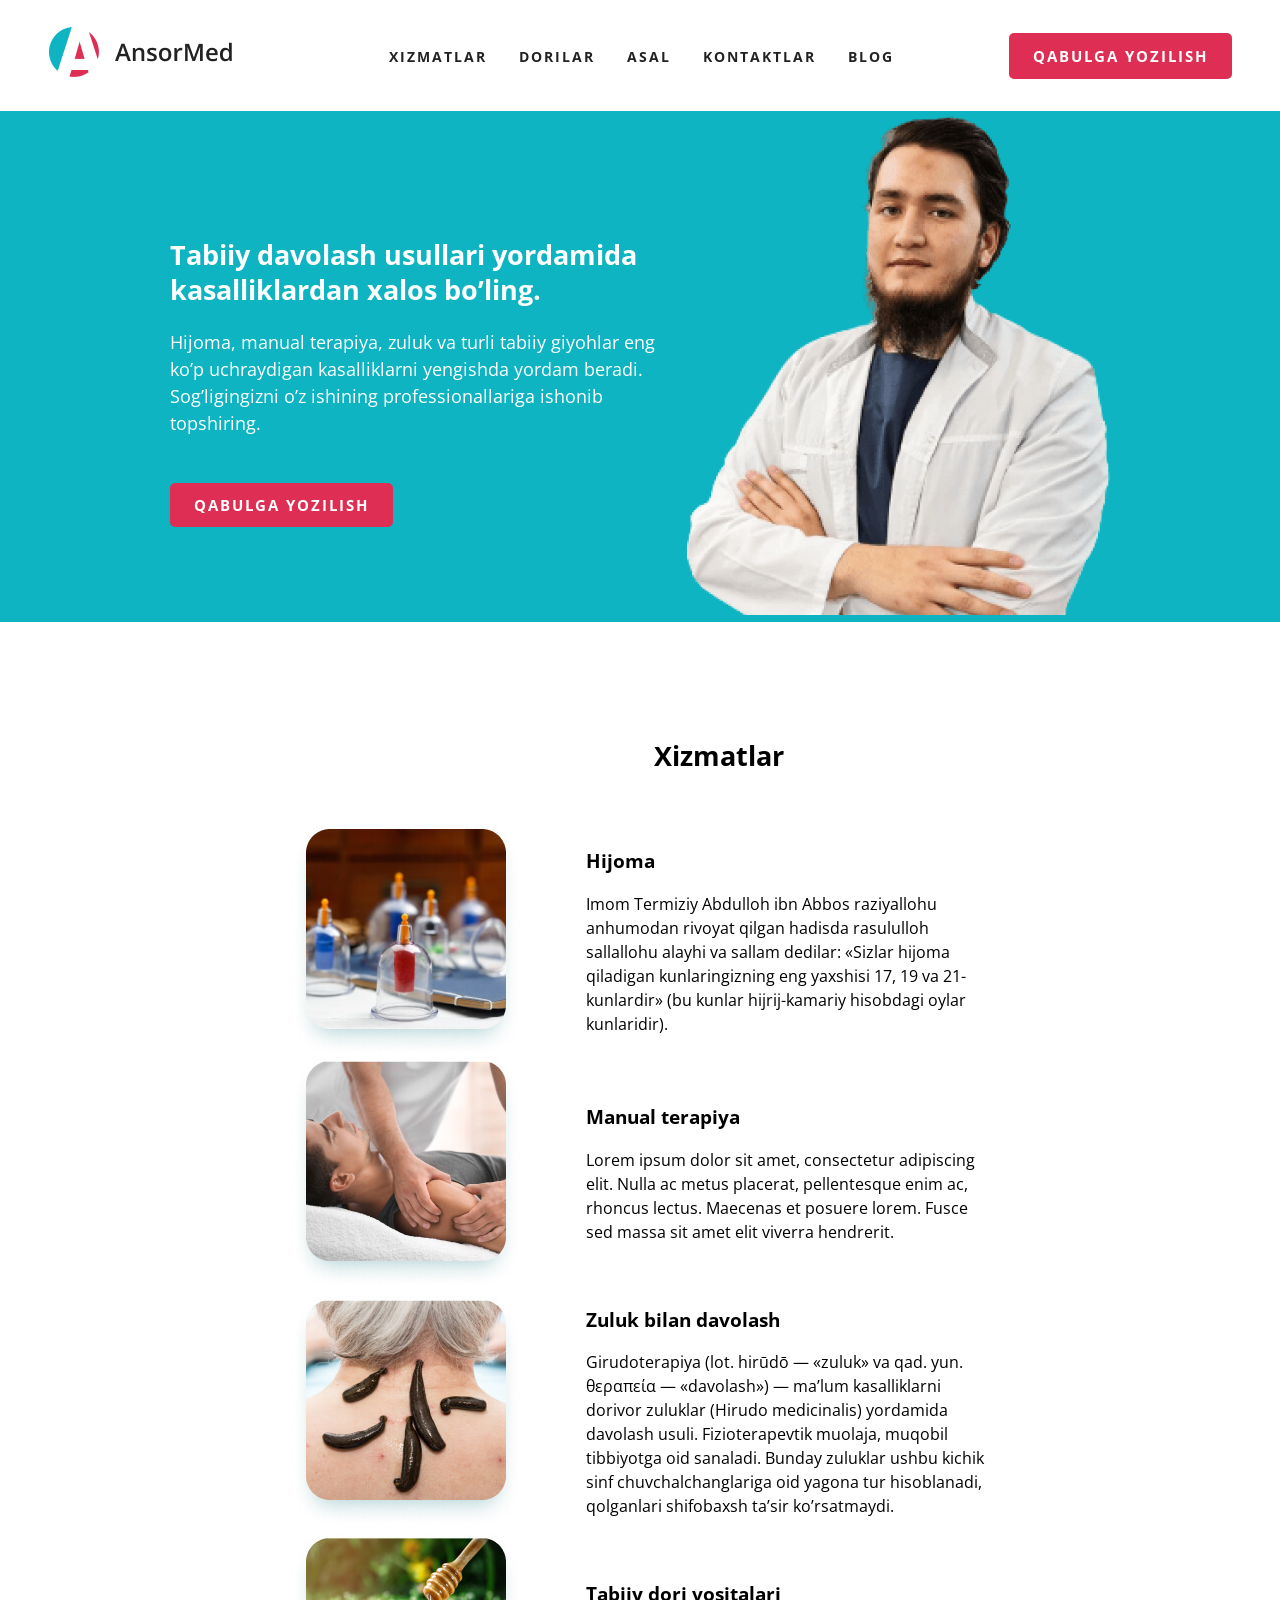
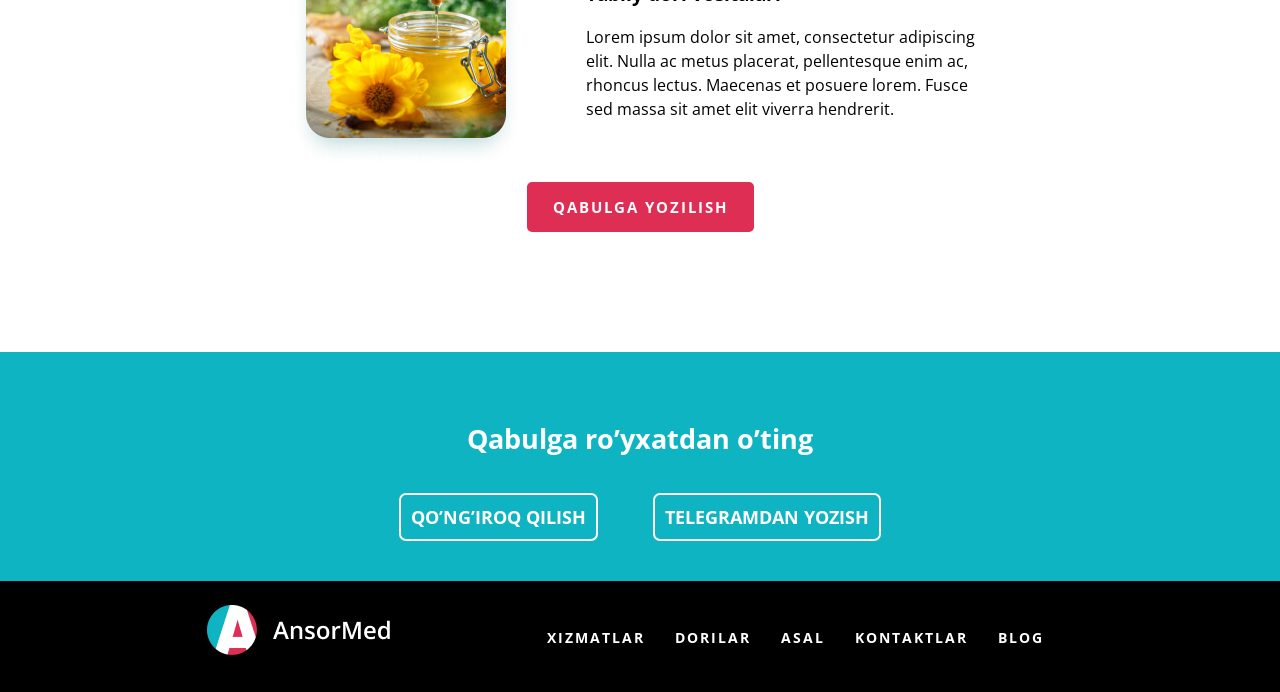
<file: index.html>
<!DOCTYPE html>
<html lang="uz">
  <head>
    <meta charset="UTF-8" />
    <meta name="viewport" content="width=device-width, initial-scale=1.0" />
    <title>AnsorMed</title>
    <link rel="stylesheet" href="css/main.css" />
    <link rel="preconnect" href="https://fonts.googleapis.com" />
    <link rel="preconnect" href="https://fonts.gstatic.com" crossorigin />
    <link
      href="https://fonts.googleapis.com/css2?family=Open+Sans:wght@400;700&display=swap"
      rel="stylesheet"
    />
    <link
      href="https://fonts.googleapis.com/css2?family=Open+Sans+Condensed:wght@700&display=swap"     
      rel="stylesheet"
    />
  </head>

  <body>
    <!-- SITE-HEADER -->

    <header class="site-header">
      <a class="logo" href="./">
        <img
          src="img/logo.png"
          width="185"
          height="50"
          alt="AnsorMed logotipi"
        />
      </a>
      <nav class="nav">
        <ul class="nav-list">
          <li class="nav-item">
            <a href="#" class="nav-link">Xizmatlar</a>
          </li>
          <li class="nav-item">
            <a href="#" class="nav-link">Dorilar</a>
          </li>
          <li class="nav-item">
            <a href="#" class="nav-link">Asal</a>
          </li>
          <li class="nav-item">
            <a href="#" class="nav-link">Kontaktlar</a>
          </li>
          <li class="nav-item">
            <a href="#" class="nav-link">Blog</a>
          </li>
        </ul>
      </nav>
      <a class="apply-btn" href="#">Qabulga yozilish </a>
    </header>
    <main>
      <section class="section1">
        <div>
          <h2 class="offer">
            Tabiiy davolash usullari yordamida kasalliklardan xalos bo’ling.
          </h2>
          <p class="offer-description">
            Hijoma, manual terapiya, zuluk va turli tabiiy giyohlar eng ko’p
            uchraydigan kasalliklarni yengishda yordam beradi. Sog’ligingizni
            o’z ishining professionallariga ishonib topshiring.
          </p>
          <a class="apply2" href="./">Qabulga yozilish</a>
        </div>
        <a href="./">
          <img src="img/person-img.png" alt="Heromen" width="423" height="504" />
        </a>
      </section>

      <!-- SERVICES -->

      <section class="services">
        <h2 class="services-heading">Xizmatlar</h2>

        <ul class="services-list">
          <li class="services-item service">
            <img class="img1" src="img/hijoma-img.jpg" alt="Servis rasmi" />
            <div class="service-info">
              <h3 class="service-heading">Hijoma</h3>
              <p class="service-desc">
                Imom Termiziy Abdulloh ibn Abbos raziyallohu anhumodan rivoyat
                qilgan hadisda rasululloh sallallohu alayhi va sallam dedilar:
                «Sizlar hijoma qiladigan kunlaringizning eng yaxshisi 17, 19 va
                21-kunlardir» (bu kunlar hijrij-kamariy hisobdagi oylar
                kunlaridir).
              </p>
            </div>
          </li>

          <li class="services-item service">
            <img class="img2" src="img/terapiya-img.jpg" alt="Servis rasmi" />
            <div class="service-info">
              <h3 class="service-heading">Manual terapiya</h3>
              <p class="service-desc">
                Lorem ipsum dolor sit amet, consectetur adipiscing elit. Nulla
                ac metus placerat, pellentesque enim ac, rhoncus lectus.
                Maecenas et posuere lorem. Fusce sed massa sit amet elit viverra
                hendrerit.
              </p>
            </div>
          </li>

          <li class="services-item service">
            <img class="img3" src="img/zuluk-img.jpg" alt="Servis rasmi" />
            <div class="service-info">
              <h3 class="service-heading">Zuluk bilan davolash</h3>
              <p class="service-desc">
                Girudoterapiya (lot. hirūdō — «zuluk» va qad. yun. θεραπεία —
                «davolash») — ma’lum kasalliklarni dorivor zuluklar (Hirudo
                medicinalis) yordamida davolash usuli. Fizioterapevtik muolaja,
                muqobil tibbiyotga oid sanaladi. Bunday zuluklar ushbu kichik
                sinf chuvchalchanglariga oid yagona tur hisoblanadi, qolganlari
                shifobaxsh ta’sir ko’rsatmaydi.
              </p>
            </div>
          </li>

          <li class="services-item service">
            <img class="img4" src="img/tabiiy-dori-img.jpg" alt="Servis rasmi" />
            <div class="service-info">
              <h3 class="service-heading">Tabiiy dori vositalari</h3>
              <p class="service-desc">
                Lorem ipsum dolor sit amet, consectetur adipiscing elit. Nulla
                ac metus placerat, pellentesque enim ac, rhoncus lectus.
                Maecenas et posuere lorem. Fusce sed massa sit amet elit viverra
                hendrerit.
              </p>
            </div>
          </li>
        </ul>
        <a class="apply3" href="./">Qabulga yozilish</a>
      </section>

      <div class="contact-list">
        <h2 class="contacts-heading">Qabulga ro’yxatdan o’ting</h2>
        <a class="contacts-link contacts-link1" href="#">Qo’ng’iroq qilish</a>
        <a class="contacts-link" href="#">Telegramdan yozish</a>
      </div>
    </main>

    <footer class="site-footer">
      <a class="logo" href="./">
        <img src="img/logo2.png" width="185" height="50" alt="AnsorMed logotipi" />
       
      </a>

      <ul class="footer-list">
        <li class="footer-item">
          <a href="#" class="footer-link">Xizmatlar</a>
        </li>
        <li class="footer-item">
          <a href="#" class="footer-link">Dorilar</a>
        </li>
        <li class="footer-item">
          <a href="#" class="footer-link">Asal</a>
        </li>
        <li class="footer-item">
          <a href="#" class="footer-link">Kontaktlar</a>
        </li>
        <li class="footer-item">
          <a href="#" class="footer-link">Blog</a>
        </li>
      </ul>
    </footer>
  </body>
</html>
</file>
<file: css/main.css>
/* STARTER */

*,
*::before,
*::after {
  box-sizing: inherit;
}

html {
  box-sizing: border-box;
}

body {
  margin: 0;
  padding: 0;
  font-family: "Open Sans", sans-serif;
  font-size: 18px;
  line-height: 27px;
  color: #fff;
}

/* SITE-HEADER */

.site-header {
  display: flex;
  align-items: center;
  justify-content: center;
  padding: 24px 0;
}

.logo {
  margin-right: 115px;
}

.nav {
  margin-right: 115px;

}

.nav-list {
  display: flex;
  list-style: none;
}

.nav-item:not(:last-child) {
  margin-right: 32px;
}

.nav-link {
  font-size: 14px;
  font-weight: 700;
  line-height: 21px;
  letter-spacing: 2px;
  text-decoration: none;
  text-transform: uppercase;
  color: #222;
  transition: color .3s;
}

.nav-link:hover {
  color: #DE2E54;
}

.nav-link:active {
  opacity: 0.6;
  
}

.apply-btn {
  text-decoration: none;
  font-weight: 700;
  font-size: 15px;
  line-height: 22px;
  letter-spacing: 2px;
  font-family: 'Open Sans Condensed', sans-serif;
  text-transform: uppercase;
  color: #fff;
  background-color: #DE2E54;;
  padding: 12px 24px;
  border-radius: 5px;
  transition: 0.3s;
}

.apply-btn:hover {
  color: #DE2E54;
  background-color: white;
  border: 2px solid #DE2E54;
  border-radius: 10px;
}

.apply-btn:hover {
  opacity: 0.6;
}

.offer-description {
  padding-bottom: 36px;
}

.offer {
  line-height: 35px;
}

.apply2 {
  text-decoration: none;
  font-weight: 700;
  font-size: 15px;
  line-height: 22px;
  letter-spacing: 2px;
  font-family: 'Open Sans Condensed', sans-serif;
  text-transform: uppercase;
  color: #fff;
  background-color: #DE2E54;;
  padding: 12px 24px;
  border-radius: 5px;
  transition: 0.3s;
}

.apply2:hover {
  background-color: #DE2E54CC;
  color: white;

}

.apply2:active {
  opacity: 0.6;
}

.section1 {
  font-family: Open Sans;
  background-color: #0EB4C1;
  display: flex;
  align-items: center;
  padding: 0 170px;
}


/* SERVICES */

.services {
  color: #000;
  text-align: center;
  padding-bottom: 120px;
  font-family: 'Open Sans Condensed', sans-serif;
}

.services-heading {
  margin: 120px 654px 56px;
  font-family: 'Open Sans Condensed', sans-serif;
}


.services-list {
  padding: 0 290px;
  font-size: 16px;
  font-weight: 400;
  font-style: normal;
  line-height: 24px;
  list-style: none;
  text-align: initial;
}

.services-item {
  display: flex;
  align-items: center;
}

.service img {
  margin-right: 64px;
}

.service-desc {
  font-family: 'Open Sans', sans-serif;
}

.apply3 {
  display: inline-block;
  text-decoration: none;
  font-weight: 700;
  font-size: 15px;
  line-height: 22px;
  letter-spacing: 2px;
  font-family: 'Open Sans Condensed', sans-serif;
  text-transform: uppercase;
  color: #fff;
  background-color: #DE2E54;
  border: 2px solid #DE2E54;
  padding: 12px 24px;
  border-radius: 5px;
  transition: 0.3s;
}

.apply3:hover {
  color: #DE2E54;
  background-color: white;
  border-radius: 5px;
  font-family: 'Open Sans Condensed', sans-serif;
}

.apply3:active {
  opacity: 0.6;
}

/* contacts-list */

.contact-list {
  background-color: #0EB4C1;
  text-align: center;
  padding-top: 50px;
  padding-bottom: 50px;
  font-family: 'Open Sans Condensed', sans-serif;

}

.contacts-link {
  border: 2px solid #FFFFFF;
  border-radius: 7px;
  text-decoration: none;
  padding: 10px;
  color: white;
  font-weight: bold;
  text-transform: uppercase;
  transition: 0.3s;
}
 
.contacts-link1 {
  margin-right: 50px;
}

.contacts-heading {
  margin-bottom: 52px;
}

.contacts-link:hover {
  background-color: #DE2E54;
  color: white;
  border-color: #DE2E54;
}


/* site-footer */
  .site-footer {
    display: flex;
    padding: 24px 170px;
    justify-content: center;
    letter-spacing: 2px;
    background-color: black;
   
  }

.footer-list {
  display: flex;
  list-style: none;
}


.footer-link {
  font-size: 14px;
  font-weight: 700;
  line-height: 21px;
  letter-spacing: 2px;
  text-decoration: none;
  text-transform: uppercase;
  margin-right: 30px;
  color: white;
  transition: 0.3s;
}

.footer-link:hover {
  color: #DE2E54;

}
</file>
